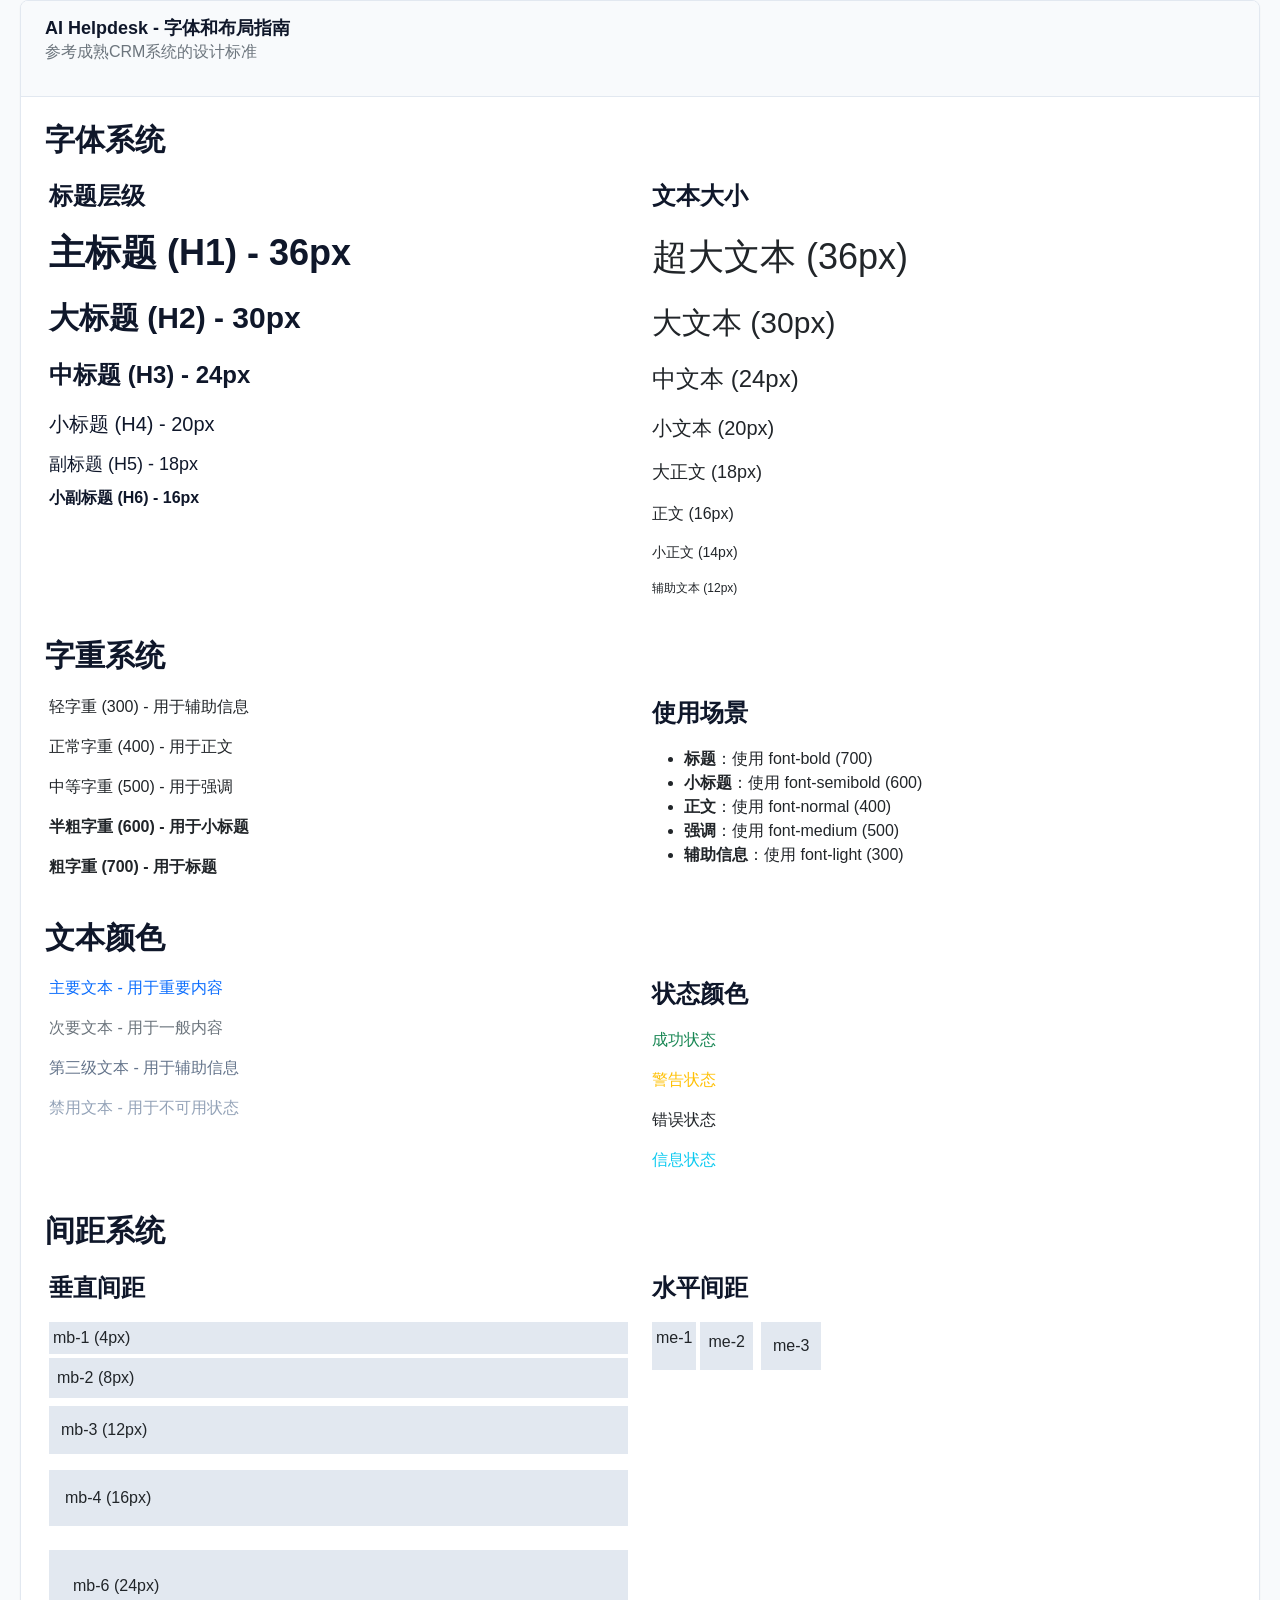
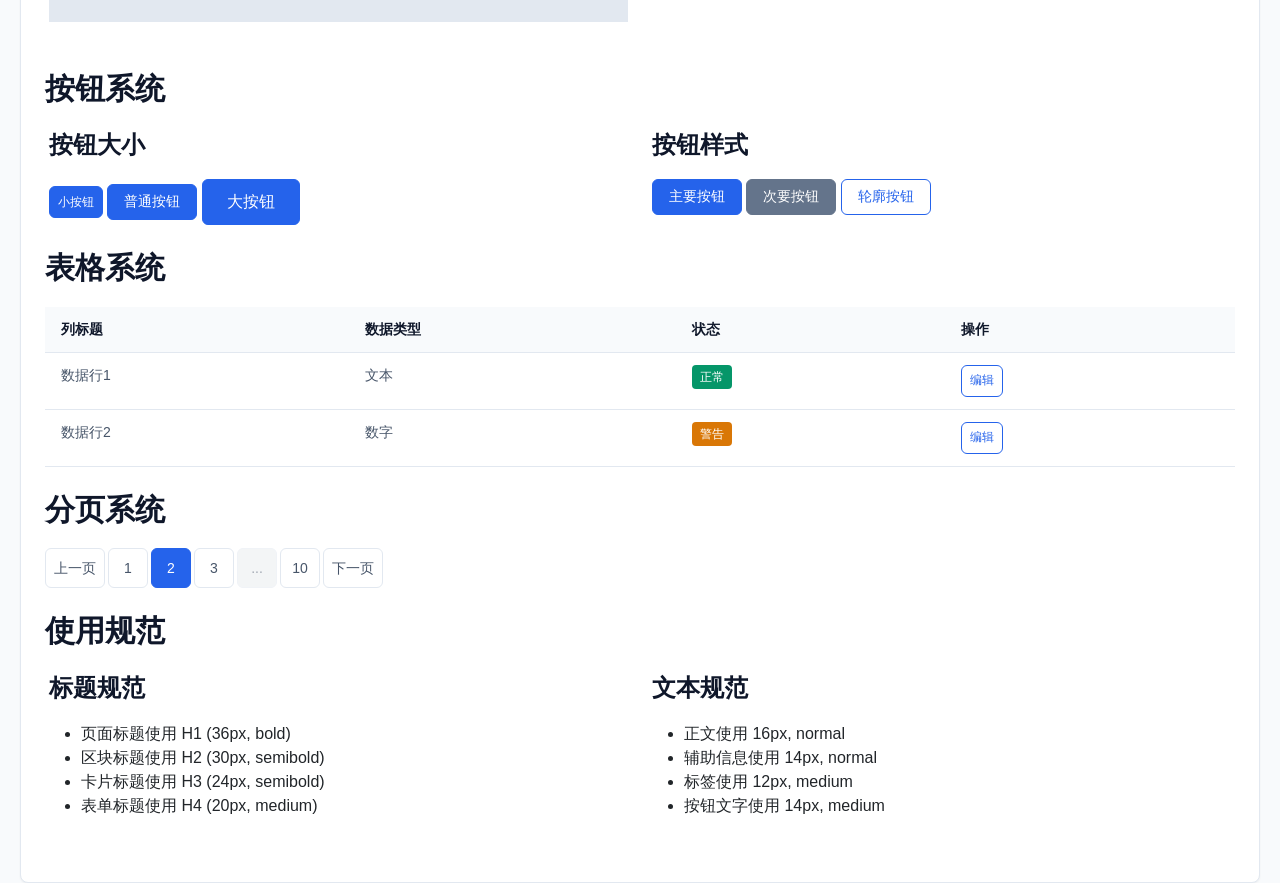
<file: src/web/static/css/typography-guide.html>
<!DOCTYPE html>
<html lang="zh-CN">
<head>
    <meta charset="UTF-8">
    <meta name="viewport" content="width=device-width, initial-scale=1.0">
    <title>AI Helpdesk - 字体和布局指南</title>
    <link href="https://cdn.jsdelivr.net/npm/bootstrap@5.1.3/dist/css/bootstrap.min.css" rel="stylesheet">
    <link href="https://cdnjs.cloudflare.com/ajax/libs/font-awesome/6.0.0/css/all.min.css" rel="stylesheet">
    <link href="design-system.css" rel="stylesheet">
    <link href="style.css" rel="stylesheet">
</head>
<body>
    <div class="container-fluid">
        <div class="row">
            <div class="col-12">
                <div class="card">
                    <div class="card-header">
                        <h1 class="card-title">AI Helpdesk - 字体和布局指南</h1>
                        <p class="text-secondary">参考成熟CRM系统的设计标准</p>
                    </div>
                    <div class="card-body">
                        
                        <!-- 字体系统 -->
                        <section class="mb-6">
                            <h2>字体系统</h2>
                            <div class="row">
                                <div class="col-md-6">
                                    <h3>标题层级</h3>
                                    <h1>主标题 (H1) - 36px</h1>
                                    <h2>大标题 (H2) - 30px</h2>
                                    <h3>中标题 (H3) - 24px</h3>
                                    <h4>小标题 (H4) - 20px</h4>
                                    <h5>副标题 (H5) - 18px</h5>
                                    <h6>小副标题 (H6) - 16px</h6>
                                </div>
                                <div class="col-md-6">
                                    <h3>文本大小</h3>
                                    <p class="text-4xl">超大文本 (36px)</p>
                                    <p class="text-3xl">大文本 (30px)</p>
                                    <p class="text-2xl">中文本 (24px)</p>
                                    <p class="text-xl">小文本 (20px)</p>
                                    <p class="text-lg">大正文 (18px)</p>
                                    <p class="text-base">正文 (16px)</p>
                                    <p class="text-sm">小正文 (14px)</p>
                                    <p class="text-xs">辅助文本 (12px)</p>
                                </div>
                            </div>
                        </section>

                        <!-- 字重系统 -->
                        <section class="mb-6">
                            <h2>字重系统</h2>
                            <div class="row">
                                <div class="col-md-6">
                                    <p class="font-light">轻字重 (300) - 用于辅助信息</p>
                                    <p class="font-normal">正常字重 (400) - 用于正文</p>
                                    <p class="font-medium">中等字重 (500) - 用于强调</p>
                                    <p class="font-semibold">半粗字重 (600) - 用于小标题</p>
                                    <p class="font-bold">粗字重 (700) - 用于标题</p>
                                </div>
                                <div class="col-md-6">
                                    <h3>使用场景</h3>
                                    <ul>
                                        <li><strong>标题</strong>：使用 font-bold (700)</li>
                                        <li><strong>小标题</strong>：使用 font-semibold (600)</li>
                                        <li><strong>正文</strong>：使用 font-normal (400)</li>
                                        <li><strong>强调</strong>：使用 font-medium (500)</li>
                                        <li><strong>辅助信息</strong>：使用 font-light (300)</li>
                                    </ul>
                                </div>
                            </div>
                        </section>

                        <!-- 颜色系统 -->
                        <section class="mb-6">
                            <h2>文本颜色</h2>
                            <div class="row">
                                <div class="col-md-6">
                                    <p class="text-primary">主要文本 - 用于重要内容</p>
                                    <p class="text-secondary">次要文本 - 用于一般内容</p>
                                    <p class="text-tertiary">第三级文本 - 用于辅助信息</p>
                                    <p class="text-disabled">禁用文本 - 用于不可用状态</p>
                                </div>
                                <div class="col-md-6">
                                    <h3>状态颜色</h3>
                                    <p class="text-success">成功状态</p>
                                    <p class="text-warning">警告状态</p>
                                    <p class="text-error">错误状态</p>
                                    <p class="text-info">信息状态</p>
                                </div>
                            </div>
                        </section>

                        <!-- 间距系统 -->
                        <section class="mb-6">
                            <h2>间距系统</h2>
                            <div class="row">
                                <div class="col-md-6">
                                    <h3>垂直间距</h3>
                                    <div class="mb-1" style="background: #e2e8f0; padding: 4px;">mb-1 (4px)</div>
                                    <div class="mb-2" style="background: #e2e8f0; padding: 8px;">mb-2 (8px)</div>
                                    <div class="mb-3" style="background: #e2e8f0; padding: 12px;">mb-3 (12px)</div>
                                    <div class="mb-4" style="background: #e2e8f0; padding: 16px;">mb-4 (16px)</div>
                                    <div class="mb-6" style="background: #e2e8f0; padding: 24px;">mb-6 (24px)</div>
                                </div>
                                <div class="col-md-6">
                                    <h3>水平间距</h3>
                                    <div class="d-flex">
                                        <div class="me-1" style="background: #e2e8f0; padding: 4px;">me-1</div>
                                        <div class="me-2" style="background: #e2e8f0; padding: 8px;">me-2</div>
                                        <div class="me-3" style="background: #e2e8f0; padding: 12px;">me-3</div>
                                    </div>
                                </div>
                            </div>
                        </section>

                        <!-- 按钮系统 -->
                        <section class="mb-6">
                            <h2>按钮系统</h2>
                            <div class="row">
                                <div class="col-md-6">
                                    <h3>按钮大小</h3>
                                    <button class="btn btn-primary btn-sm">小按钮</button>
                                    <button class="btn btn-primary">普通按钮</button>
                                    <button class="btn btn-primary btn-lg">大按钮</button>
                                </div>
                                <div class="col-md-6">
                                    <h3>按钮样式</h3>
                                    <button class="btn btn-primary">主要按钮</button>
                                    <button class="btn btn-secondary">次要按钮</button>
                                    <button class="btn btn-outline-primary">轮廓按钮</button>
                                </div>
                            </div>
                        </section>

                        <!-- 表格系统 -->
                        <section class="mb-6">
                            <h2>表格系统</h2>
                            <table class="table">
                                <thead>
                                    <tr>
                                        <th>列标题</th>
                                        <th>数据类型</th>
                                        <th>状态</th>
                                        <th>操作</th>
                                    </tr>
                                </thead>
                                <tbody>
                                    <tr>
                                        <td>数据行1</td>
                                        <td>文本</td>
                                        <td><span class="badge badge-success">正常</span></td>
                                        <td><button class="btn btn-sm btn-outline-primary">编辑</button></td>
                                    </tr>
                                    <tr>
                                        <td>数据行2</td>
                                        <td>数字</td>
                                        <td><span class="badge badge-warning">警告</span></td>
                                        <td><button class="btn btn-sm btn-outline-primary">编辑</button></td>
                                    </tr>
                                </tbody>
                            </table>
                        </section>

                        <!-- 分页系统 -->
                        <section class="mb-6">
                            <h2>分页系统</h2>
                            <nav>
                                <ul class="pagination">
                                    <li class="page-item"><a class="page-link" href="#">上一页</a></li>
                                    <li class="page-item"><a class="page-link" href="#">1</a></li>
                                    <li class="page-item active"><a class="page-link" href="#">2</a></li>
                                    <li class="page-item"><a class="page-link" href="#">3</a></li>
                                    <li class="page-item disabled"><a class="page-link" href="#">...</a></li>
                                    <li class="page-item"><a class="page-link" href="#">10</a></li>
                                    <li class="page-item"><a class="page-link" href="#">下一页</a></li>
                                </ul>
                            </nav>
                        </section>

                        <!-- 使用规范 -->
                        <section class="mb-6">
                            <h2>使用规范</h2>
                            <div class="row">
                                <div class="col-md-6">
                                    <h3>标题规范</h3>
                                    <ul>
                                        <li>页面标题使用 H1 (36px, bold)</li>
                                        <li>区块标题使用 H2 (30px, semibold)</li>
                                        <li>卡片标题使用 H3 (24px, semibold)</li>
                                        <li>表单标题使用 H4 (20px, medium)</li>
                                    </ul>
                                </div>
                                <div class="col-md-6">
                                    <h3>文本规范</h3>
                                    <ul>
                                        <li>正文使用 16px, normal</li>
                                        <li>辅助信息使用 14px, normal</li>
                                        <li>标签使用 12px, medium</li>
                                        <li>按钮文字使用 14px, medium</li>
                                    </ul>
                                </div>
                            </div>
                        </section>

                    </div>
                </div>
            </div>
        </div>
    </div>
</body>
</html>
</file>
<file: src/web/static/css/design-system.css>
/* 智能助手 - 设计系统 */
/* 参考成熟CRM系统（Salesforce、HubSpot、Zendesk）的设计标准 */

/* ===== 字体系统 ===== */
:root {
  /* 字体族 */
  --font-family-primary: -apple-system, BlinkMacSystemFont, 'Segoe UI', 'Roboto', 'Helvetica Neue', Arial, 'Noto Sans', sans-serif, 'Apple Color Emoji', 'Segoe UI Emoji', 'Segoe UI Symbol', 'Noto Color Emoji';
  --font-family-mono: 'SFMono-Regular', Consolas, 'Liberation Mono', Menlo, Courier, monospace;
  
  /* 字体大小 - 基于16px基准的rem系统 */
  --font-size-xs: 0.75rem;    /* 12px - 辅助信息 */
  --font-size-sm: 0.875rem;   /* 14px - 小文本 */
  --font-size-base: 1rem;     /* 16px - 正文 */
  --font-size-lg: 1.125rem;   /* 18px - 大文本 */
  --font-size-xl: 1.25rem;    /* 20px - 小标题 */
  --font-size-2xl: 1.5rem;    /* 24px - 中标题 */
  --font-size-3xl: 1.875rem;  /* 30px - 大标题 */
  --font-size-4xl: 2.25rem;   /* 36px - 主标题 */
  
  /* 行高 */
  --line-height-tight: 1.25;
  --line-height-normal: 1.5;
  --line-height-relaxed: 1.75;
  
  /* 字重 */
  --font-weight-light: 300;
  --font-weight-normal: 400;
  --font-weight-medium: 500;
  --font-weight-semibold: 600;
  --font-weight-bold: 700;
  
  /* 间距系统 - 基于8px网格 */
  --spacing-1: 0.25rem;   /* 4px */
  --spacing-2: 0.5rem;    /* 8px */
  --spacing-3: 0.75rem;   /* 12px */
  --spacing-4: 1rem;      /* 16px */
  --spacing-5: 1.25rem;   /* 20px */
  --spacing-6: 1.5rem;    /* 24px */
  --spacing-8: 2rem;      /* 32px */
  --spacing-10: 2.5rem;   /* 40px */
  --spacing-12: 3rem;     /* 48px */
  --spacing-16: 4rem;     /* 64px */
  
  /* 颜色系统 */
  --color-primary: #2563eb;
  --color-primary-dark: #1d4ed8;
  --color-primary-light: #3b82f6;
  --color-secondary: #64748b;
  --color-success: #059669;
  --color-warning: #d97706;
  --color-error: #dc2626;
  --color-info: #0891b2;
  
  /* 中性色 */
  --color-gray-50: #f8fafc;
  --color-gray-100: #f1f5f9;
  --color-gray-200: #e2e8f0;
  --color-gray-300: #cbd5e1;
  --color-gray-400: #94a3b8;
  --color-gray-500: #64748b;
  --color-gray-600: #475569;
  --color-gray-700: #334155;
  --color-gray-800: #1e293b;
  --color-gray-900: #0f172a;
  
  /* 文本颜色 */
  --text-primary: var(--color-gray-900);
  --text-secondary: var(--color-gray-600);
  --text-tertiary: var(--color-gray-500);
  --text-disabled: var(--color-gray-400);
  --text-inverse: #ffffff;
  
  /* 背景颜色 */
  --bg-primary: #ffffff;
  --bg-secondary: var(--color-gray-50);
  --bg-tertiary: var(--color-gray-100);
  --bg-elevated: #ffffff;
  
  /* 边框 */
  --border-color: var(--color-gray-200);
  --border-color-hover: var(--color-gray-300);
  --border-radius-sm: 0.25rem;
  --border-radius: 0.375rem;
  --border-radius-lg: 0.5rem;
  --border-radius-xl: 0.75rem;
  
  /* 阴影 */
  --shadow-sm: 0 1px 2px 0 rgb(0 0 0 / 0.05);
  --shadow: 0 1px 3px 0 rgb(0 0 0 / 0.1), 0 1px 2px -1px rgb(0 0 0 / 0.1);
  --shadow-md: 0 4px 6px -1px rgb(0 0 0 / 0.1), 0 2px 4px -2px rgb(0 0 0 / 0.1);
  --shadow-lg: 0 10px 15px -3px rgb(0 0 0 / 0.1), 0 4px 6px -4px rgb(0 0 0 / 0.1);
}

/* ===== 基础字体设置 ===== */
* {
  box-sizing: border-box;
}

body {
  font-family: var(--font-family-primary);
  font-size: var(--font-size-base);
  line-height: var(--line-height-normal);
  color: var(--text-primary);
  background-color: var(--bg-secondary);
  -webkit-font-smoothing: antialiased;
  -moz-osx-font-smoothing: grayscale;
}

/* ===== 标题系统 ===== */
h1, .h1 {
  font-size: var(--font-size-4xl);
  font-weight: var(--font-weight-bold);
  line-height: var(--line-height-tight);
  margin: 0 0 var(--spacing-6) 0;
  color: var(--text-primary);
}

h2, .h2 {
  font-size: var(--font-size-3xl);
  font-weight: var(--font-weight-semibold);
  line-height: var(--line-height-tight);
  margin: 0 0 var(--spacing-5) 0;
  color: var(--text-primary);
}

h3, .h3 {
  font-size: var(--font-size-2xl);
  font-weight: var(--font-weight-semibold);
  line-height: var(--line-height-normal);
  margin: 0 0 var(--spacing-4) 0;
  color: var(--text-primary);
}

h4, .h4 {
  font-size: var(--font-size-xl);
  font-weight: var(--font-weight-medium);
  line-height: var(--line-height-normal);
  margin: 0 0 var(--spacing-3) 0;
  color: var(--text-primary);
}

h5, .h5 {
  font-size: var(--font-size-lg);
  font-weight: var(--font-weight-medium);
  line-height: var(--line-height-normal);
  margin: 0 0 var(--spacing-2) 0;
  color: var(--text-primary);
}

h6, .h6 {
  font-size: var(--font-size-base);
  font-weight: var(--font-weight-semibold);
  line-height: var(--line-height-normal);
  margin: 0 0 var(--spacing-2) 0;
  color: var(--text-primary);
}

/* ===== 文本样式 ===== */
.text-xs { font-size: var(--font-size-xs); }
.text-sm { font-size: var(--font-size-sm); }
.text-base { font-size: var(--font-size-base); }
.text-lg { font-size: var(--font-size-lg); }
.text-xl { font-size: var(--font-size-xl); }
.text-2xl { font-size: var(--font-size-2xl); }
.text-3xl { font-size: var(--font-size-3xl); }
.text-4xl { font-size: var(--font-size-4xl); }

.font-light { font-weight: var(--font-weight-light); }
.font-normal { font-weight: var(--font-weight-normal); }
.font-medium { font-weight: var(--font-weight-medium); }
.font-semibold { font-weight: var(--font-weight-semibold); }
.font-bold { font-weight: var(--font-weight-bold); }

.text-primary { color: var(--text-primary); }
.text-secondary { color: var(--text-secondary); }
.text-tertiary { color: var(--text-tertiary); }
.text-disabled { color: var(--text-disabled); }
.text-inverse { color: var(--text-inverse); }

/* ===== 布局系统 ===== */
.container {
  max-width: 1200px;
  margin: 0 auto;
  padding: 0 var(--spacing-4);
}

.container-fluid {
  width: 100%;
  padding: 0 var(--spacing-4);
}

/* 网格系统 */
.row {
  display: flex;
  flex-wrap: wrap;
  margin: 0 calc(var(--spacing-2) * -1);
}

.col {
  flex: 1;
  padding: 0 var(--spacing-2);
}

.col-1 { flex: 0 0 8.333333%; }
.col-2 { flex: 0 0 16.666667%; }
.col-3 { flex: 0 0 25%; }
.col-4 { flex: 0 0 33.333333%; }
.col-6 { flex: 0 0 50%; }
.col-8 { flex: 0 0 66.666667%; }
.col-9 { flex: 0 0 75%; }
.col-12 { flex: 0 0 100%; }

/* ===== 卡片系统 ===== */
.card {
  background: var(--bg-elevated);
  border: 1px solid var(--border-color);
  border-radius: var(--border-radius-lg);
  box-shadow: var(--shadow-sm);
  overflow: hidden;
  transition: box-shadow 0.2s ease;
}

.card:hover {
  box-shadow: var(--shadow-md);
}

.card-header {
  padding: var(--spacing-4) var(--spacing-6);
  border-bottom: 1px solid var(--border-color);
  background: var(--bg-secondary);
}

.card-title {
  font-size: var(--font-size-lg);
  font-weight: var(--font-weight-semibold);
  margin: 0;
  color: var(--text-primary);
}

.card-body {
  padding: var(--spacing-6);
}

.card-footer {
  padding: var(--spacing-4) var(--spacing-6);
  border-top: 1px solid var(--border-color);
  background: var(--bg-secondary);
}

/* ===== 按钮系统 ===== */
.btn {
  display: inline-flex;
  align-items: center;
  justify-content: center;
  padding: var(--spacing-2) var(--spacing-4);
  font-size: var(--font-size-sm);
  font-weight: var(--font-weight-medium);
  line-height: var(--line-height-tight);
  text-decoration: none;
  border: 1px solid transparent;
  border-radius: var(--border-radius);
  cursor: pointer;
  transition: all 0.2s ease;
  white-space: nowrap;
  user-select: none;
}

.btn:disabled {
  opacity: 0.6;
  cursor: not-allowed;
}

.btn-sm {
  padding: var(--spacing-1) var(--spacing-3);
  font-size: var(--font-size-xs);
}

.btn-lg {
  padding: var(--spacing-3) var(--spacing-6);
  font-size: var(--font-size-base);
}

.btn-primary {
  background-color: var(--color-primary);
  border-color: var(--color-primary);
  color: var(--text-inverse);
}

.btn-primary:hover:not(:disabled) {
  background-color: var(--color-primary-dark);
  border-color: var(--color-primary-dark);
}

.btn-secondary {
  background-color: var(--color-secondary);
  border-color: var(--color-secondary);
  color: var(--text-inverse);
}

.btn-outline-primary {
  background-color: transparent;
  border-color: var(--color-primary);
  color: var(--color-primary);
}

.btn-outline-primary:hover:not(:disabled) {
  background-color: var(--color-primary);
  color: var(--text-inverse);
}

/* ===== 表单系统 ===== */
.form-group {
  margin-bottom: var(--spacing-4);
}

.form-label {
  display: block;
  font-size: var(--font-size-sm);
  font-weight: var(--font-weight-medium);
  color: var(--text-primary);
  margin-bottom: var(--spacing-1);
}

.form-control {
  display: block;
  width: 100%;
  padding: var(--spacing-2) var(--spacing-3);
  font-size: var(--font-size-sm);
  line-height: var(--line-height-normal);
  color: var(--text-primary);
  background-color: var(--bg-primary);
  border: 1px solid var(--border-color);
  border-radius: var(--border-radius);
  transition: border-color 0.2s ease, box-shadow 0.2s ease;
}

.form-control:focus {
  outline: none;
  border-color: var(--color-primary);
  box-shadow: 0 0 0 3px rgb(37 99 235 / 0.1);
}

.form-select {
  background-image: url("data:image/svg+xml,%3csvg xmlns='http://www.w3.org/2000/svg' fill='none' viewBox='0 0 20 20'%3e%3cpath stroke='%236b7280' stroke-linecap='round' stroke-linejoin='round' stroke-width='1.5' d='m6 8 4 4 4-4'/%3e%3c/svg%3e");
  background-position: right var(--spacing-2) center;
  background-repeat: no-repeat;
  background-size: 1.5em 1.5em;
  padding-right: var(--spacing-8);
}

/* ===== 表格系统 ===== */
.table {
  width: 100%;
  border-collapse: collapse;
  font-size: var(--font-size-sm);
}

.table th,
.table td {
  padding: var(--spacing-3) var(--spacing-4);
  text-align: left;
  border-bottom: 1px solid var(--border-color);
}

.table th {
  font-weight: var(--font-weight-semibold);
  color: var(--text-primary);
  background-color: var(--bg-secondary);
}

.table td {
  color: var(--text-secondary);
}

.table tbody tr:hover {
  background-color: var(--bg-secondary);
}

/* ===== 徽章系统 ===== */
.badge {
  display: inline-flex;
  align-items: center;
  padding: var(--spacing-1) var(--spacing-2);
  font-size: var(--font-size-xs);
  font-weight: var(--font-weight-medium);
  line-height: 1;
  border-radius: var(--border-radius-sm);
  text-transform: uppercase;
  letter-spacing: 0.025em;
}

.badge-primary {
  background-color: var(--color-primary);
  color: var(--text-inverse);
}

.badge-success {
  background-color: var(--color-success);
  color: var(--text-inverse);
}

.badge-warning {
  background-color: var(--color-warning);
  color: var(--text-inverse);
}

.badge-error {
  background-color: var(--color-error);
  color: var(--text-inverse);
}

.badge-secondary {
  background-color: var(--color-secondary);
  color: var(--text-inverse);
}

/* ===== 分页系统 ===== */
.pagination {
  display: flex;
  align-items: center;
  gap: var(--spacing-1);
  margin: 0;
  padding: 0;
  list-style: none;
}

.pagination .page-item {
  display: flex;
}

.pagination .page-link {
  display: flex;
  align-items: center;
  justify-content: center;
  min-width: 2.5rem;
  height: 2.5rem;
  padding: var(--spacing-2);
  font-size: var(--font-size-sm);
  font-weight: var(--font-weight-medium);
  color: var(--text-secondary);
  text-decoration: none;
  border: 1px solid var(--border-color);
  border-radius: var(--border-radius);
  transition: all 0.2s ease;
}

.pagination .page-link:hover {
  background-color: var(--bg-secondary);
  border-color: var(--border-color-hover);
  color: var(--text-primary);
}

.pagination .page-item.active .page-link {
  background-color: var(--color-primary);
  border-color: var(--color-primary);
  color: var(--text-inverse);
}

.pagination .page-item.disabled .page-link {
  opacity: 0.5;
  cursor: not-allowed;
}

/* ===== 工具类 ===== */
.d-flex { display: flex; }
.d-block { display: block; }
.d-inline { display: inline; }
.d-inline-block { display: inline-block; }
.d-none { display: none; }

.justify-content-start { justify-content: flex-start; }
.justify-content-center { justify-content: center; }
.justify-content-end { justify-content: flex-end; }
.justify-content-between { justify-content: space-between; }

.align-items-start { align-items: flex-start; }
.align-items-center { align-items: center; }
.align-items-end { align-items: flex-end; }

.text-left { text-align: left; }
.text-center { text-align: center; }
.text-right { text-align: right; }

.mb-0 { margin-bottom: 0; }
.mb-1 { margin-bottom: var(--spacing-1); }
.mb-2 { margin-bottom: var(--spacing-2); }
.mb-3 { margin-bottom: var(--spacing-3); }
.mb-4 { margin-bottom: var(--spacing-4); }
.mb-6 { margin-bottom: var(--spacing-6); }

.mt-0 { margin-top: 0; }
.mt-1 { margin-top: var(--spacing-1); }
.mt-2 { margin-top: var(--spacing-2); }
.mt-3 { margin-top: var(--spacing-3); }
.mt-4 { margin-top: var(--spacing-4); }
.mt-6 { margin-top: var(--spacing-6); }

.me-1 { margin-right: var(--spacing-1); }
.me-2 { margin-right: var(--spacing-2); }
.me-3 { margin-right: var(--spacing-3); }
.ms-1 { margin-left: var(--spacing-1); }
.ms-2 { margin-left: var(--spacing-2); }
.ms-3 { margin-left: var(--spacing-3); }

.p-0 { padding: 0; }
.p-1 { padding: var(--spacing-1); }
.p-2 { padding: var(--spacing-2); }
.p-3 { padding: var(--spacing-3); }
.p-4 { padding: var(--spacing-4); }
.p-6 { padding: var(--spacing-6); }

/* ===== 响应式设计 ===== */
@media (max-width: 768px) {
  .container {
    padding: 0 var(--spacing-2);
  }
  
  .card-body {
    padding: var(--spacing-4);
  }
  
  .btn {
    width: 100%;
    margin-bottom: var(--spacing-2);
  }
  
  .table {
    font-size: var(--font-size-xs);
  }
  
  .table th,
  .table td {
    padding: var(--spacing-2);
  }
}

/* ===== 打印样式 ===== */
@media print {
  .btn,
  .pagination,
  .card-footer {
    display: none;
  }
  
  .card {
    border: 1px solid #000;
    box-shadow: none;
  }
  
  .table th,
  .table td {
    border: 1px solid #000;
  }
}
</file>
<file: src/web/static/css/style.css>
/* TSP智能助手 - 主样式文件 */
/* 引入设计系统 */
@import url('design-system.css');

/* 覆盖和扩展设计系统 */
body {
    background-color: var(--bg-secondary);
    font-family: var(--font-family-primary);
    font-size: var(--font-size-base);
    line-height: var(--line-height-normal);
    color: var(--text-primary);
}

/* ===== 图标和按钮优化样式 ===== */
/* 操作按钮组优化 */
.btn-group .btn {
    position: relative;
    transition: all 0.2s ease;
}

.btn-group .btn:hover {
    transform: translateY(-1px);
    box-shadow: 0 2px 8px rgba(0,0,0,0.15);
}

/* 小尺寸按钮优化 */
.btn-sm {
    padding: 0.375rem 0.5rem;
    font-size: 0.75rem;
    border-radius: 0.375rem;
    min-width: 2rem;
    height: 2rem;
    display: inline-flex;
    align-items: center;
    justify-content: center;
}

/* 操作按钮图标优化 */
.btn-sm i {
    font-size: 0.875rem;
    line-height: 1;
}

/* 按钮组间距优化 */
.btn-group .btn:not(:last-child) {
    margin-right: 0.25rem;
}

/* 表格操作按钮优化 */
.table .btn-group {
    white-space: nowrap;
}

.table .btn-group .btn {
    margin: 0 0.125rem;
}

/* 悬停效果优化 */
.btn-outline-info:hover {
    background-color: #0dcaf0;
    border-color: #0dcaf0;
    color: white;
}

.btn-outline-primary:hover {
    background-color: #0d6efd;
    border-color: #0d6efd;
    color: white;
}

.btn-outline-danger:hover {
    background-color: #dc3545;
    border-color: #dc3545;
    color: white;
}

.btn-outline-success:hover {
    background-color: #198754;
    border-color: #198754;
    color: white;
}

.btn-outline-warning:hover {
    background-color: #ffc107;
    border-color: #ffc107;
    color: #000;
}

/* 工具提示优化 */
.btn[title] {
    position: relative;
}

.btn[title]:hover::after {
    content: attr(title);
    position: absolute;
    bottom: 100%;
    left: 50%;
    transform: translateX(-50%);
    background-color: rgba(0,0,0,0.8);
    color: white;
    padding: 0.25rem 0.5rem;
    border-radius: 0.25rem;
    font-size: 0.75rem;
    white-space: nowrap;
    z-index: 1000;
    margin-bottom: 0.25rem;
}

/* 快速操作按钮优化 */
.quick-action-btn {
    background: linear-gradient(135deg, #667eea 0%, #764ba2 100%);
    border: none;
    color: white;
    padding: 0.5rem 1rem;
    border-radius: 0.5rem;
    font-size: 0.875rem;
    transition: all 0.3s ease;
    margin: 0.25rem;
    cursor: pointer;
}

.quick-action-btn:hover {
    transform: translateY(-2px);
    box-shadow: 0 4px 12px rgba(102, 126, 234, 0.4);
    background: linear-gradient(135deg, #764ba2 0%, #667eea 100%);
}

/* 批量操作按钮优化 */
.btn-group .btn-sm {
    font-weight: 500;
}

.btn-group .btn-sm i {
    margin-right: 0.25rem;
}

/* 空状态图标优化 */
.empty-state i {
    font-size: 3rem;
    color: #6c757d;
    margin-bottom: 1rem;
    opacity: 0.5;
}

/* 状态指示器优化 */
.health-dot {
    width: 12px;
    height: 12px;
    border-radius: 50%;
    background-color: #ffc107;
    animation: pulse 2s infinite;
}

@keyframes pulse {
    0% { opacity: 1; }
    50% { opacity: 0.5; }
    100% { opacity: 1; }
}

.health-dot.normal {
    background-color: #28a745;
}

.health-dot.warning {
    background-color: #ffc107;
}

.health-dot.error {
    background-color: #dc3545;
}

/* 加载动画优化 */
.loading-spinner i {
    animation: spin 1s linear infinite;
}

@keyframes spin {
    from { transform: rotate(0deg); }
    to { transform: rotate(360deg); }
}

/* 可点击统计数字样式 */
.clickable-stat {
    transition: all 0.2s ease;
    border-radius: 0.375rem;
    padding: 0.25rem 0.5rem;
    margin: -0.25rem -0.5rem;
}

.clickable-stat:hover {
    background-color: rgba(255, 255, 255, 0.1);
    transform: scale(1.05);
    box-shadow: 0 2px 8px rgba(0, 0, 0, 0.15);
}

.clickable-stat:active {
    transform: scale(0.95);
}

/* 预览模态框优化 */
.modal-xl {
    max-width: 90vw;
}

.modal-xl .modal-body {
    max-height: 70vh;
    overflow-y: auto;
}

/* 表格预览优化 */
.table-responsive {
    border-radius: 0.5rem;
    overflow: hidden;
    box-shadow: 0 2px 4px rgba(0, 0, 0, 0.1);
}

.table-hover tbody tr:hover {
    background-color: rgba(0, 123, 255, 0.05);
}

/* 空状态样式 */
.empty-state {
    padding: 3rem 1rem;
    text-align: center;
    color: #6c757d;
}

.empty-state i {
    font-size: 4rem;
    margin-bottom: 1rem;
    opacity: 0.3;
}

/* 响应式图标优化 */
@media (max-width: 768px) {
    .btn-sm {
        min-width: 1.75rem;
        height: 1.75rem;
        padding: 0.25rem 0.375rem;
    }
    
    .btn-sm i {
        font-size: 0.75rem;
    }
    
    .btn-group .btn:not(:last-child) {
        margin-right: 0.125rem;
    }
    
    .table .btn-group .btn {
        margin: 0 0.0625rem;
    }
    
    .clickable-stat {
        font-size: 1.5rem;
    }
    
    .modal-xl {
        max-width: 95vw;
    }
}

.navbar-brand {
    font-size: var(--font-size-2xl);
    font-weight: var(--font-weight-bold);
    color: var(--text-primary);
}

/* 健康状态圆圈 */
.health-score {
    text-align: center;
}

.score-circle {
    width: 100px;
    height: 100px;
    border-radius: 50%;
    display: flex;
    align-items: center;
    justify-content: center;
    margin: 0 auto var(--spacing-2);
    font-size: var(--font-size-2xl);
    font-weight: var(--font-weight-bold);
    color: var(--text-inverse);
    position: relative;
}

.score-circle.excellent {
    background: linear-gradient(135deg, #28a745, #20c997);
}

.score-circle.good {
    background: linear-gradient(135deg, #17a2b8, #6f42c1);
}

.score-circle.fair {
    background: linear-gradient(135deg, #ffc107, #fd7e14);
}

.score-circle.poor {
    background: linear-gradient(135deg, #dc3545, #e83e8c);
}

.score-circle.critical {
    background: linear-gradient(135deg, #6c757d, #343a40);
}

.health-status {
    font-size: 0.9rem;
    color: #6c757d;
    text-transform: capitalize;
}

/* 预警卡片 */
.alert-card {
    border-left: 4px solid;
    margin-bottom: 1rem;
    transition: all 0.3s ease;
}

.alert-card:hover {
    transform: translateY(-2px);
    box-shadow: 0 4px 8px rgba(0,0,0,0.1);
}

.alert-card.critical {
    border-left-color: #dc3545;
}

.alert-card.error {
    border-left-color: #fd7e14;
}

.alert-card.warning {
    border-left-color: #ffc107;
}

.alert-card.info {
    border-left-color: #17a2b8;
}

.alert-level {
    font-size: 0.8rem;
    padding: 0.25rem 0.5rem;
    border-radius: 0.25rem;
    font-weight: bold;
    text-transform: uppercase;
}

.alert-level.critical {
    background-color: #dc3545;
    color: white;
}

.alert-level.error {
    background-color: #fd7e14;
    color: white;
}

.alert-level.warning {
    background-color: #ffc107;
    color: #212529;
}

.alert-level.info {
    background-color: #17a2b8;
    color: white;
}

/* 规则表格 */
.table th {
    background-color: var(--bg-secondary);
    border-top: none;
    font-size: var(--font-size-sm);
    font-weight: var(--font-weight-semibold);
    color: var(--text-primary);
}

.rule-status {
    font-size: var(--font-size-xs);
    font-weight: var(--font-weight-medium);
    padding: var(--spacing-1) var(--spacing-2);
    border-radius: var(--border-radius-sm);
}

.rule-status.enabled {
    background-color: #d4edda;
    color: #155724;
}

.rule-status.disabled {
    background-color: #f8d7da;
    color: #721c24;
}

/* 统计卡片动画 */
.card {
    transition: all 0.3s ease;
}

.card:hover {
    transform: translateY(-2px);
    box-shadow: 0 4px 12px rgba(0,0,0,0.15);
}

/* 按钮样式 */
.btn {
    border-radius: 0.375rem;
    font-weight: 500;
    transition: all 0.3s ease;
}

.btn:hover {
    transform: translateY(-1px);
}

/* 加载动画 */
.loading {
    display: inline-block;
    width: 20px;
    height: 20px;
    border: 3px solid #f3f3f3;
    border-top: 3px solid #007bff;
    border-radius: 50%;
    animation: spin 1s linear infinite;
}

@keyframes spin {
    0% { transform: rotate(0deg); }
    100% { transform: rotate(360deg); }
}

/* 响应式设计 */
@media (max-width: 768px) {
    .container-fluid {
        padding: 0 15px;
    }
    
    .score-circle {
        width: 80px;
        height: 80px;
        font-size: 1.2rem;
    }
    
    .card-body {
        padding: 1rem;
    }
}

/* 自定义滚动条 */
::-webkit-scrollbar {
    width: 8px;
}

::-webkit-scrollbar-track {
    background: #f1f1f1;
    border-radius: 4px;
}

::-webkit-scrollbar-thumb {
    background: #c1c1c1;
    border-radius: 4px;
}

::-webkit-scrollbar-thumb:hover {
    background: #a8a8a8;
}

/* 状态指示器 */
.status-indicator {
    display: inline-block;
    width: 8px;
    height: 8px;
    border-radius: 50%;
    margin-right: 8px;
}

.status-indicator.running {
    background-color: #28a745;
    animation: pulse 2s infinite;
}

.status-indicator.stopped {
    background-color: #dc3545;
}

.status-indicator.unknown {
    background-color: #6c757d;
}

@keyframes pulse {
    0% {
        box-shadow: 0 0 0 0 rgba(40, 167, 69, 0.7);
    }
    70% {
        box-shadow: 0 0 0 10px rgba(40, 167, 69, 0);
    }
    100% {
        box-shadow: 0 0 0 0 rgba(40, 167, 69, 0);
    }
}

/* 模态框样式 */
.modal-content {
    border-radius: 0.5rem;
    border: none;
    box-shadow: 0 10px 30px rgba(0,0,0,0.3);
}

.modal-header {
    border-bottom: 1px solid #e9ecef;
    background-color: #f8f9fa;
}

.modal-footer {
    border-top: 1px solid #e9ecef;
    background-color: #f8f9fa;
}

/* 表格样式 */
.table-hover tbody tr:hover {
    background-color: rgba(0,123,255,0.1);
}

/* 空状态样式 */
.empty-state {
    text-align: center;
    padding: 3rem 1rem;
    color: #6c757d;
}

.empty-state i {
    font-size: 3rem;
    margin-bottom: 1rem;
    opacity: 0.5;
}

/* 工具提示样式 */
.tooltip {
    font-size: 0.875rem;
}

.tooltip-inner {
    background-color: #212529;
    border-radius: 0.375rem;
}

/* 进度条样式 */
.progress {
    height: 8px;
    border-radius: 4px;
}

.progress-bar {
    border-radius: 4px;
}

/* 徽章样式 */
.badge {
    font-size: 0.75rem;
    padding: 0.375rem 0.5rem;
}

/* 卡片标题样式 */
.card-header h5 {
    margin: 0;
    font-weight: 600;
}

.card-header h5 i {
    color: #007bff;
}

/* 统计数字样式 */
.stat-number {
    font-size: 2rem;
    font-weight: bold;
    line-height: 1;
}

.stat-label {
    font-size: 0.875rem;
    opacity: 0.8;
    margin-top: 0.25rem;
}

/* 预警数据展示优化 */
.alert-data {
    background-color: #f8f9fa;
    border: 1px solid #e9ecef;
    border-radius: 4px;
    padding: 8px;
    font-family: 'Courier New', monospace;
    font-size: 12px;
    max-height: 100px;
    overflow-y: auto;
    white-space: pre-wrap;
    word-break: break-all;
}

.alert-message {
    font-weight: 500;
    margin-bottom: 8px;
    line-height: 1.4;
}

.alert-meta {
    font-size: 12px;
    color: #6c757d;
    margin-bottom: 8px;
}

/* 过滤和排序控件 */
.alert-controls {
    display: flex;
    gap: 10px;
    align-items: center;
    flex-wrap: wrap;
}

.alert-controls .form-select {
    min-width: 120px;
}

/* 预警卡片内容优化 */
.alert-card .card-body {
    padding: 1rem;
}

.alert-card .d-flex {
    align-items: flex-start;
}

.alert-card .flex-grow-1 {
    min-width: 0;
}

/* 规则表格操作按钮 */
.table .btn-sm {
    padding: 0.25rem 0.5rem;
    font-size: 0.75rem;
    margin-right: 0.25rem;
}

/* 响应式设计优化 */
@media (max-width: 768px) {
    .alert-controls {
        flex-direction: column;
        align-items: stretch;
    }
    
    .alert-controls .form-select {
        min-width: auto;
    }
    
    .alert-card .d-flex {
        flex-direction: column;
    }
    
    .alert-card .ms-3 {
        margin-left: 0 !important;
        margin-top: 10px;
    }
    
    .alert-data {
        font-size: 10px;
        max-height: 80px;
    }
}

/* 预警级别颜色优化 */
.alert-card.critical {
    background-color: #f8d7da;
    border-color: #dc3545;
}

.alert-card.error {
    background-color: #fff3cd;
    border-color: #fd7e14;
}

.alert-card.warning {
    background-color: #fff3cd;
    border-color: #ffc107;
}

.alert-card.info {
    background-color: #d1ecf1;
    border-color: #17a2b8;
}

/* 预设规则卡片样式 */
.preset-card {
    cursor: pointer;
    transition: all 0.3s ease;
    border: 2px solid transparent;
    height: 100%;
}

.preset-card:hover {
    transform: translateY(-5px);
    box-shadow: 0 8px 25px rgba(0,0,0,0.15);
    border-color: #007bff;
}

.preset-card.selected {
    border-color: #28a745;
    background-color: #f8fff9;
}

.preset-card .card-body {
    padding: 1.5rem;
    text-align: center;
}

.preset-card h6 {
    margin-bottom: 0.5rem;
    font-weight: 600;
    color: #333;
}

.preset-card p {
    margin-bottom: 1rem;
    color: #6c757d;
    font-size: 0.875rem;
    line-height: 1.4;
}

.preset-params {
    display: flex;
    justify-content: center;
    gap: 0.5rem;
    flex-wrap: wrap;
}

.preset-params .badge {
    font-size: 0.7rem;
    padding: 0.25rem 0.5rem;
}

/* 预设模板模态框样式 */
#presetModal .modal-dialog {
    max-width: 1200px;
}

#presetModal .modal-body {
    max-height: 70vh;
    overflow-y: auto;
}

/* 预设规则分类标题 */
#presetModal h6 {
    font-weight: 600;
    margin-bottom: 1rem;
    padding-bottom: 0.5rem;
    border-bottom: 2px solid;
}

#presetModal h6.text-primary {
    border-bottom-color: #007bff;
}

#presetModal h6.text-success {
    border-bottom-color: #28a745;
}

#presetModal h6.text-info {
    border-bottom-color: #17a2b8;
}

#presetModal h6.text-warning {
    border-bottom-color: #ffc107;
}

/* 预设卡片图标样式 */
.preset-card i {
    transition: all 0.3s ease;
}

.preset-card:hover i {
    transform: scale(1.1);
}

/* 预设卡片选中状态 */
.preset-card.selected i {
    color: #28a745 !important;
}

.preset-card.selected h6 {
    color: #28a745;
}

/* 响应式预设卡片 */
@media (max-width: 768px) {
    .preset-card .card-body {
        padding: 1rem;
    }
    
    .preset-card h6 {
        font-size: 0.9rem;
    }
    
    .preset-card p {
        font-size: 0.8rem;
    }
    
    .preset-params .badge {
        font-size: 0.65rem;
        padding: 0.2rem 0.4rem;
    }
}

/* 预设规则快速选择 */
.preset-quick-select {
    display: flex;
    gap: 0.5rem;
    margin-bottom: 1rem;
    flex-wrap: wrap;
}

.preset-quick-select .btn {
    font-size: 0.8rem;
    padding: 0.25rem 0.75rem;
}

/* 预设规则预览 */
.preset-preview {
    background-color: #f8f9fa;
    border: 1px solid #e9ecef;
    border-radius: 0.375rem;
    padding: 1rem;
    margin-top: 1rem;
}

.preset-preview h6 {
    color: #495057;
    margin-bottom: 0.5rem;
}

.preset-preview .preview-params {
    display: grid;
    grid-template-columns: repeat(auto-fit, minmax(200px, 1fr));
    gap: 0.5rem;
}

.preset-preview .preview-param {
    display: flex;
    justify-content: space-between;
    padding: 0.25rem 0;
    border-bottom: 1px solid #e9ecef;
}

.preset-preview .preview-param:last-child {
    border-bottom: none;
}

.preset-preview .preview-param strong {
    color: #495057;
    font-size: 0.875rem;
}

.preset-preview .preview-param span {
    color: #6c757d;
    font-size: 0.8rem;
}

/* AI建议与人工描述优化样式 */
.ai-suggestion-section {
    background: linear-gradient(135deg, #f8f9ff, #e8f2ff);
    border: 1px solid #cce7ff;
    border-radius: 12px;
    padding: 20px;
    margin: 15px 0;
    box-shadow: 0 2px 8px rgba(0, 123, 255, 0.1);
}

.ai-suggestion-header {
    display: flex;
    align-items: center;
    justify-content: space-between;
    margin-bottom: 15px;
    padding-bottom: 10px;
    border-bottom: 2px solid #e3f2fd;
}

.ai-suggestion-title {
    font-size: 1.1rem;
    font-weight: 600;
    color: #1976d2;
    margin: 0;
    display: flex;
    align-items: center;
}

.ai-suggestion-title i {
    margin-right: 8px;
    color: #2196f3;
}

.generate-ai-btn {
    background: linear-gradient(135deg, #2196f3, #1976d2);
    border: none;
    border-radius: 8px;
    padding: 8px 16px;
    color: white;
    font-weight: 500;
    transition: all 0.3s ease;
    box-shadow: 0 2px 4px rgba(33, 150, 243, 0.3);
}

.generate-ai-btn:hover {
    transform: translateY(-2px);
    box-shadow: 0 4px 12px rgba(33, 150, 243, 0.4);
    background: linear-gradient(135deg, #1976d2, #1565c0);
}

.ai-suggestion-content {
    background: white;
    border: 1px solid #e0e0e0;
    border-radius: 8px;
    padding: 15px;
    margin-bottom: 15px;
    min-height: 100px;
    position: relative;
}

.ai-suggestion-content textarea {
    border: none;
    background: transparent;
    resize: none;
    font-size: 0.95rem;
    line-height: 1.5;
    color: #333;
}

.ai-suggestion-content textarea:focus {
    outline: none;
    box-shadow: none;
}

.human-resolution-content {
    background: #fff8e1;
    border: 1px solid #ffcc02;
    border-radius: 8px;
    padding: 15px;
    margin-bottom: 15px;
    position: relative;
}

.human-resolution-content textarea {
    border: none;
    background: transparent;
    resize: none;
    font-size: 0.95rem;
    line-height: 1.5;
    color: #333;
}

.human-resolution-content textarea:focus {
    outline: none;
    box-shadow: none;
}

.similarity-indicator {
    display: flex;
    align-items: center;
    gap: 12px;
    margin: 15px 0;
    padding: 12px;
    background: #f5f5f5;
    border-radius: 8px;
    border-left: 4px solid #2196f3;
}

.similarity-badge {
    font-size: 0.9rem;
    font-weight: 600;
    padding: 6px 12px;
    border-radius: 20px;
    display: flex;
    align-items: center;
    gap: 6px;
}

.similarity-badge.high {
    background: linear-gradient(135deg, #4caf50, #2e7d32);
    color: white;
}

.similarity-badge.medium {
    background: linear-gradient(135deg, #ff9800, #f57c00);
    color: white;
}

.similarity-badge.low {
    background: linear-gradient(135deg, #f44336, #d32f2f);
    color: white;
}

.action-buttons {
    display: flex;
    gap: 10px;
    align-items: center;
    flex-wrap: wrap;
}

.save-human-btn {
    background: linear-gradient(135deg, #4caf50, #2e7d32);
    border: none;
    border-radius: 8px;
    padding: 10px 20px;
    color: white;
    font-weight: 500;
    transition: all 0.3s ease;
    box-shadow: 0 2px 4px rgba(76, 175, 80, 0.3);
}

.save-human-btn:hover {
    transform: translateY(-2px);
    box-shadow: 0 4px 12px rgba(76, 175, 80, 0.4);
    background: linear-gradient(135deg, #2e7d32, #1b5e20);
}

.approve-btn {
    background: linear-gradient(135deg, #ff9800, #f57c00);
    border: none;
    border-radius: 8px;
    padding: 10px 20px;
    color: white;
    font-weight: 500;
    transition: all 0.3s ease;
    box-shadow: 0 2px 4px rgba(255, 152, 0, 0.3);
}

.approve-btn:hover {
    transform: translateY(-2px);
    box-shadow: 0 4px 12px rgba(255, 152, 0, 0.4);
    background: linear-gradient(135deg, #f57c00, #ef6c00);
}

.approve-btn.approved {
    background: linear-gradient(135deg, #4caf50, #2e7d32);
    box-shadow: 0 2px 4px rgba(76, 175, 80, 0.3);
}

.approve-btn.approved:hover {
    background: linear-gradient(135deg, #2e7d32, #1b5e20);
    box-shadow: 0 4px 12px rgba(76, 175, 80, 0.4);
}

.status-badge {
    font-size: 0.85rem;
    padding: 4px 8px;
    border-radius: 12px;
    font-weight: 500;
}

.status-badge.approved {
    background: #e8f5e8;
    color: #2e7d32;
    border: 1px solid #4caf50;
}

.status-badge.pending {
    background: #fff3e0;
    color: #f57c00;
    border: 1px solid #ff9800;
}

.status-badge.human-resolution {
    background: #e3f2fd;
    color: #1976d2;
    border: 1px solid #2196f3;
}

/* 加载状态优化 */
.ai-loading {
    position: relative;
    overflow: hidden;
}

.ai-loading::after {
    content: '';
    position: absolute;
    top: 0;
    left: -100%;
    width: 100%;
    height: 100%;
    background: linear-gradient(90deg, transparent, rgba(255,255,255,0.4), transparent);
    animation: shimmer 1.5s infinite;
}

@keyframes shimmer {
    0% { left: -100%; }
    100% { left: 100%; }
}

/* 按钮加载状态 */
.btn-loading {
    position: relative;
    color: transparent !important;
}

.btn-loading::after {
    content: '';
    position: absolute;
    top: 50%;
    left: 50%;
    width: 16px;
    height: 16px;
    margin: -8px 0 0 -8px;
    border: 2px solid transparent;
    border-top: 2px solid currentColor;
    border-radius: 50%;
    animation: spin 1s linear infinite;
}

/* 成功动画 */
.success-animation {
    animation: successPulse 0.6s ease-in-out;
}

@keyframes successPulse {
    0% { transform: scale(1); }
    50% { transform: scale(1.05); }
    100% { transform: scale(1); }
}

/* 工具提示优化 */
.tooltip-custom {
    position: relative;
    cursor: help;
}

.tooltip-custom::before {
    content: attr(data-tooltip);
    position: absolute;
    bottom: 125%;
    left: 50%;
    transform: translateX(-50%);
    background: #333;
    color: white;
    padding: 8px 12px;
    border-radius: 6px;
    font-size: 0.8rem;
    white-space: nowrap;
    opacity: 0;
    visibility: hidden;
    transition: all 0.3s ease;
    z-index: 1000;
}

.tooltip-custom::after {
    content: '';
    position: absolute;
    bottom: 115%;
    left: 50%;
    transform: translateX(-50%);
    border: 5px solid transparent;
    border-top-color: #333;
    opacity: 0;
    visibility: hidden;
    transition: all 0.3s ease;
}

.tooltip-custom:hover::before,
.tooltip-custom:hover::after {
    opacity: 1;
    visibility: visible;
}

/* 响应式优化 */
@media (max-width: 768px) {
    .ai-suggestion-section {
        padding: 15px;
        margin: 10px 0;
    }
    
    .ai-suggestion-header {
        flex-direction: column;
        align-items: flex-start;
        gap: 10px;
    }
    
    .similarity-indicator {
        flex-direction: column;
        align-items: flex-start;
        gap: 8px;
    }
    
    .action-buttons {
        flex-direction: column;
        align-items: stretch;
    }
    
    .save-human-btn,
    .approve-btn {
        width: 100%;
        text-align: center;
    }
    
    .tooltip-custom::before {
        font-size: 0.7rem;
        padding: 6px 10px;
    }
}

 
 / *   f���pencaSGr7h_  * / 
 . v e h i c l e - d a t a - c a r d   { 
         b a c k g r o u n d :   l i n e a r - g r a d i e n t ( 1 3 5 d e g ,   # e 8 f 5 e 8 ,   # f 0 f 8 f 0 ) ; 
         b o r d e r :   1 p x   s o l i d   # 4 c a f 5 0 ; 
         b o r d e r - r a d i u s :   1 0 p x ; 
         m a r g i n :   1 0 p x   0 ; 
         p a d d i n g :   1 5 p x ; 
         b o x - s h a d o w :   0   2 p x   1 0 p x   r g b a ( 7 6 ,   1 7 5 ,   8 0 ,   0 . 1 ) ; 
 } 
 
 . v e h i c l e - d a t a - h e a d e r   { 
         b o r d e r - b o t t o m :   1 p x   s o l i d   # 4 c a f 5 0 ; 
         p a d d i n g - b o t t o m :   1 0 p x ; 
         m a r g i n - b o t t o m :   1 5 p x ; 
 } 
 
 . v e h i c l e - d a t a - h e a d e r   h 5   { 
         c o l o r :   # 2 e 7 d 3 2 ; 
         m a r g i n :   0 ; 
         f o n t - s i z e :   1 . 1 r e m ; 
 } 
 
 . v e h i c l e - d a t a - c o n t e n t   { 
         p a d d i n g :   0 ; 
 } 
 
 . v e h i c l e - i n f o   { 
         b a c k g r o u n d :   w h i t e ; 
         b o r d e r - r a d i u s :   8 p x ; 
         p a d d i n g :   1 2 p x ; 
         m a r g i n - b o t t o m :   1 0 p x ; 
         b o r d e r - l e f t :   4 p x   s o l i d   # 4 c a f 5 0 ; 
 } 
 
 . v e h i c l e - i n f o   h 6   { 
         c o l o r :   # 1 9 7 6 d 2 ; 
         m a r g i n - b o t t o m :   8 p x ; 
         f o n t - s i z e :   1 r e m ; 
 } 
 
 . v e h i c l e - d e t a i l s   p   { 
         m a r g i n :   5 p x   0 ; 
         f o n t - s i z e :   0 . 9 r e m ; 
         c o l o r :   # 3 3 3 ; 
 } 
 
 . v e h i c l e - d e t a i l s   s t r o n g   { 
         c o l o r :   # 2 e 7 d 3 2 ; 
 } 
 
 . v e h i c l e - e r r o r   { 
         b a c k g r o u n d :   # f f e b e e ; 
         c o l o r :   # c 6 2 8 2 8 ; 
         p a d d i n g :   1 0 p x ; 
         b o r d e r - r a d i u s :   5 p x ; 
         b o r d e r - l e f t :   4 p x   s o l i d   # f 4 4 3 3 6 ; 
         f o n t - s t y l e :   i t a l i c ; 
 } 
 
 
</file>
